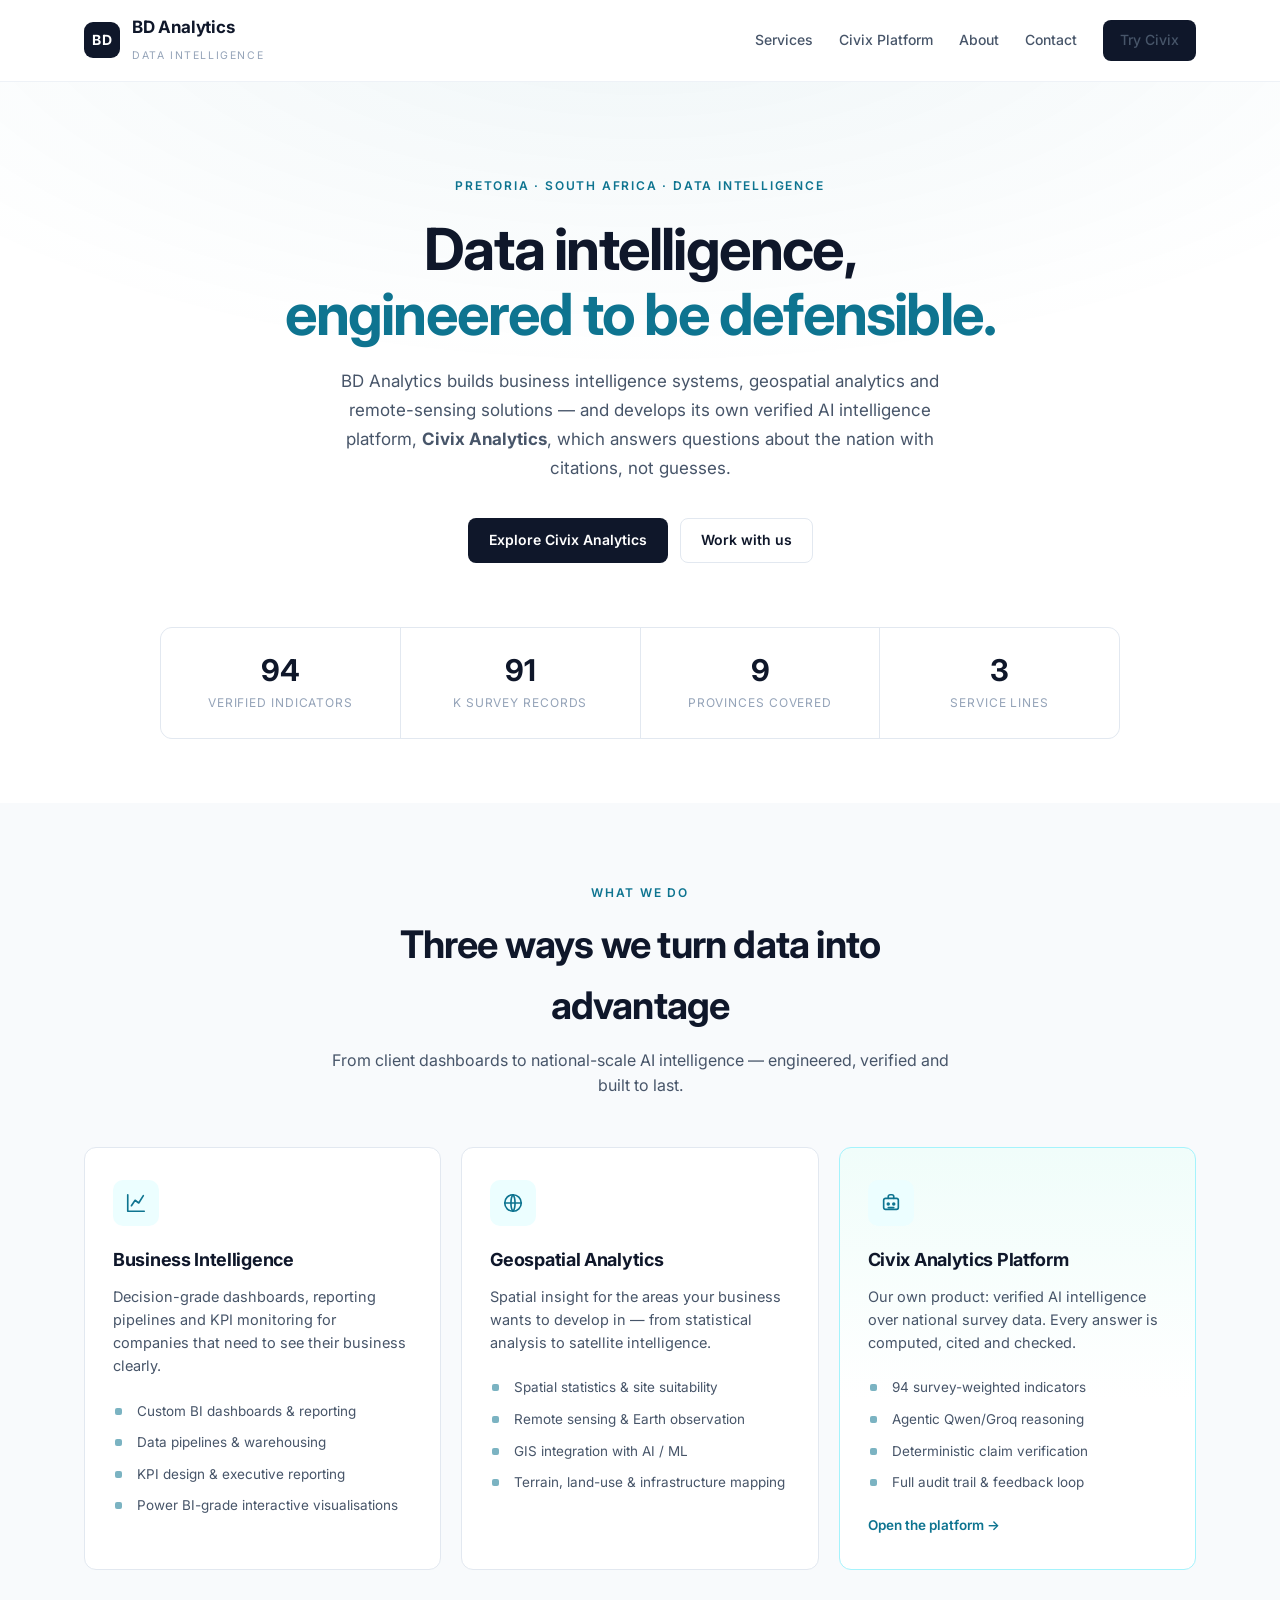
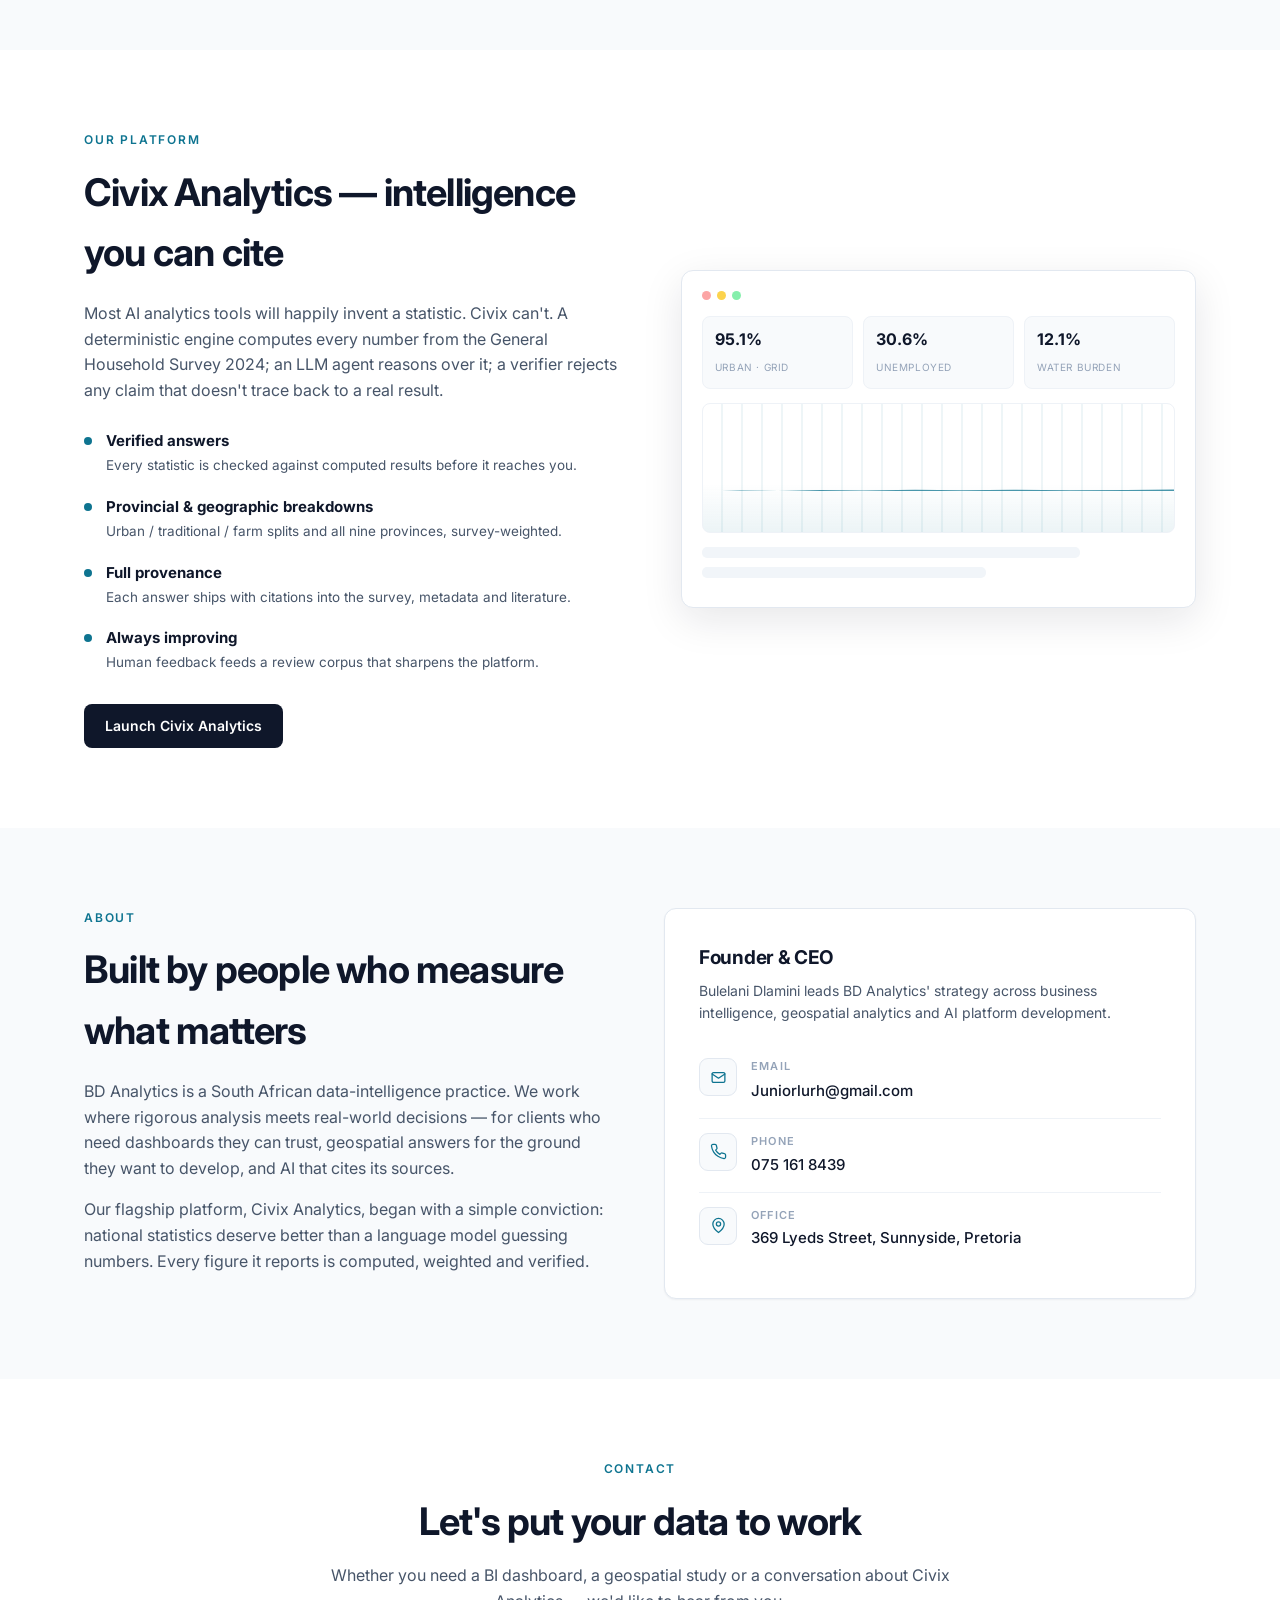
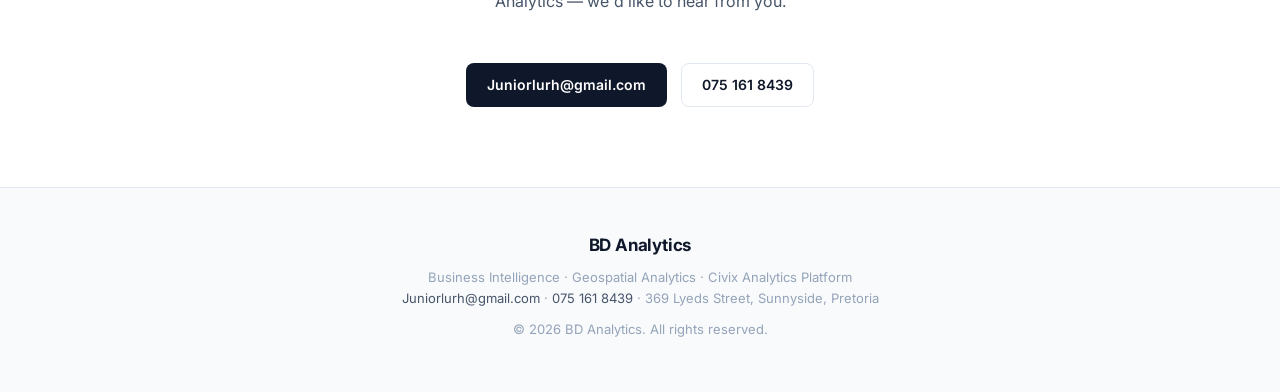
<file: index.html>
<!DOCTYPE html>
<html lang="en">
<head>
<meta charset="UTF-8">
<meta name="viewport" content="width=device-width, initial-scale=1.0">
<title>BD Analytics — Business Intelligence, Geospatial Analytics &amp; AI Platforms</title>
<meta name="description" content="BD Analytics: business intelligence, geospatial analytics and remote sensing, and Civix Analytics — verified AI intelligence on national survey data. Pretoria, South Africa.">
<link rel="preconnect" href="https://fonts.googleapis.com">
<link href="https://fonts.googleapis.com/css2?family=Inter:wght@400;500;600;700&display=swap" rel="stylesheet">
<link rel="stylesheet" href="assets/css/style.css">
<link rel="icon" href="data:image/svg+xml,<svg xmlns='http://www.w3.org/2000/svg' viewBox='0 0 100 100'><rect width='100' height='100' rx='18' fill='%230f172a'/><text x='50' y='67' font-size='44' text-anchor='middle' font-family='Arial' font-weight='bold' fill='white'>BD</text></svg>">
</head>
<body>

<nav class="nav">
  <div class="nav-inner">
    <a class="brand" href="index.html">
      <span class="brand-mark">BD</span>
      <span>
        <span class="brand-name">BD Analytics</span><br>
        <span class="brand-sub">Data Intelligence</span>
      </span>
    </a>
    <div class="nav-links">
      <a href="#services">Services</a>
      <a href="#platform">Civix Platform</a>
      <a href="#about">About</a>
      <a href="#contact">Contact</a>
      <a class="btn btn-primary btn-sm" href="platform.html">Try Civix</a>
    </div>
  </div>
</nav>

<header class="hero">
  <div class="wrap">
    <div class="hero-eyebrow">Pretoria · South Africa · Data Intelligence</div>
    <h1>Data intelligence,<br><span class="accent">engineered to be defensible.</span></h1>
    <p>
      BD Analytics builds business intelligence systems, geospatial analytics
      and remote-sensing solutions — and develops its own verified AI
      intelligence platform, <strong>Civix Analytics</strong>, which answers
      questions about the nation with citations, not guesses.
    </p>
    <div class="hero-ctas">
      <a class="btn btn-primary" href="platform.html">Explore Civix Analytics</a>
      <a class="btn btn-ghost" href="#contact">Work with us</a>
    </div>

    <div class="stats-strip">
      <div class="stat-cell"><div class="stat-num" data-count="94">0</div><div class="stat-label">Verified indicators</div></div>
      <div class="stat-cell"><div class="stat-num" data-count="91">0</div><div class="stat-label">k survey records</div></div>
      <div class="stat-cell"><div class="stat-num" data-count="9">0</div><div class="stat-label">Provinces covered</div></div>
      <div class="stat-cell"><div class="stat-num" data-count="3">0</div><div class="stat-label">Service lines</div></div>
    </div>
  </div>
</header>

<section class="section section-soft" id="services">
  <div class="wrap">
    <div class="section-head reveal">
      <div class="section-tag">What we do</div>
      <h2>Three ways we turn data into advantage</h2>
      <p>From client dashboards to national-scale AI intelligence — engineered, verified and built to last.</p>
    </div>
    <div class="cards">
      <div class="card reveal">
        <div class="card-icon">
          <svg viewBox="0 0 24 24" fill="none" stroke="currentColor" stroke-width="1.8" stroke-linecap="round" stroke-linejoin="round"><path d="M3 3v18h18"/><path d="M7 15l4-6 4 3 5-8"/></svg>
        </div>
        <h3>Business Intelligence</h3>
        <p>Decision-grade dashboards, reporting pipelines and KPI monitoring for companies that need to see their business clearly.</p>
        <ul>
          <li>Custom BI dashboards &amp; reporting</li>
          <li>Data pipelines &amp; warehousing</li>
          <li>KPI design &amp; executive reporting</li>
          <li>Power BI-grade interactive visualisations</li>
        </ul>
      </div>
      <div class="card reveal">
        <div class="card-icon">
          <svg viewBox="0 0 24 24" fill="none" stroke="currentColor" stroke-width="1.8" stroke-linecap="round" stroke-linejoin="round"><circle cx="12" cy="12" r="9"/><path d="M3 12h18M12 3c3 3.5 3 14.5 0 18M12 3c-3 3.5-3 14.5 0 18"/></svg>
        </div>
        <h3>Geospatial Analytics</h3>
        <p>Spatial insight for the areas your business wants to develop in — from statistical analysis to satellite intelligence.</p>
        <ul>
          <li>Spatial statistics &amp; site suitability</li>
          <li>Remote sensing &amp; Earth observation</li>
          <li>GIS integration with AI / ML</li>
          <li>Terrain, land-use &amp; infrastructure mapping</li>
        </ul>
      </div>
      <div class="card featured reveal">
        <div class="card-icon">
          <svg viewBox="0 0 24 24" fill="none" stroke="currentColor" stroke-width="1.8" stroke-linecap="round" stroke-linejoin="round"><rect x="4" y="7" width="16" height="12" rx="2"/><path d="M9 7V5a2 2 0 0 1 2-2h2a2 2 0 0 1 2 2v2"/><circle cx="9" cy="13" r="1" fill="currentColor"/><circle cx="15" cy="13" r="1" fill="currentColor"/><path d="M9 17h6"/></svg>
        </div>
        <h3>Civix Analytics Platform</h3>
        <p>Our own product: verified AI intelligence over national survey data. Every answer is computed, cited and checked.</p>
        <ul>
          <li>94 survey-weighted indicators</li>
          <li>Agentic Qwen/Groq reasoning</li>
          <li>Deterministic claim verification</li>
          <li>Full audit trail &amp; feedback loop</li>
        </ul>
        <a class="card-link" href="platform.html">Open the platform →</a>
      </div>
    </div>
  </div>
</section>

<section class="section" id="platform">
  <div class="wrap">
    <div class="spotlight">
      <div class="reveal">
        <div class="section-tag">Our platform</div>
        <h2>Civix Analytics — intelligence you can cite</h2>
        <p>
          Most AI analytics tools will happily invent a statistic. Civix can't.
          A deterministic engine computes every number from the General
          Household Survey 2024; an LLM agent reasons over it; a verifier
          rejects any claim that doesn't trace back to a real result.
        </p>
        <div class="feature-row"><div class="dot"></div><div><h4>Verified answers</h4><p>Every statistic is checked against computed results before it reaches you.</p></div></div>
        <div class="feature-row"><div class="dot"></div><div><h4>Provincial &amp; geographic breakdowns</h4><p>Urban / traditional / farm splits and all nine provinces, survey-weighted.</p></div></div>
        <div class="feature-row"><div class="dot"></div><div><h4>Full provenance</h4><p>Each answer ships with citations into the survey, metadata and literature.</p></div></div>
        <div class="feature-row"><div class="dot"></div><div><h4>Always improving</h4><p>Human feedback feeds a review corpus that sharpens the platform.</p></div></div>
        <div style="margin-top:30px;">
          <a class="btn btn-primary" href="platform.html">Launch Civix Analytics</a>
        </div>
      </div>
      <div class="mock reveal">
        <div class="mock-bar"><span></span><span></span><span></span></div>
        <div class="mock-kpis">
          <div class="mock-kpi"><b>95.1%</b><span>Urban · grid</span></div>
          <div class="mock-kpi"><b>30.6%</b><span>Unemployed</span></div>
          <div class="mock-kpi"><b>12.1%</b><span>Water burden</span></div>
        </div>
        <div class="mock-chart"></div>
        <div class="mock-line w80" style="margin-top:14px;"></div>
        <div class="mock-line w60"></div>
      </div>
    </div>
  </div>
</section>

<section class="section section-soft" id="about">
  <div class="wrap">
    <div class="about-grid">
      <div class="reveal">
        <div class="section-tag">About</div>
        <h2 style="font-size:clamp(26px,3.4vw,38px);font-weight:700;letter-spacing:-0.8px;margin-bottom:18px;">
          Built by people who measure what matters
        </h2>
        <p style="color:var(--text-dim);margin-bottom:16px;">
          BD Analytics is a South African data-intelligence practice. We work
          where rigorous analysis meets real-world decisions — for clients
          who need dashboards they can trust, geospatial answers for the
          ground they want to develop, and AI that cites its sources.
        </p>
        <p style="color:var(--text-dim);">
          Our flagship platform, Civix Analytics, began with a simple
          conviction: national statistics deserve better than a language
          model guessing numbers. Every figure it reports is computed,
          weighted and verified.
        </p>
      </div>
      <div class="contact-card reveal">
        <h3>Founder &amp; CEO</h3>
        <p>
          Bulelani Dlamini leads BD Analytics' strategy across business
          intelligence, geospatial analytics and AI platform development.
        </p>
        <div class="contact-item">
          <div class="ico">
            <svg viewBox="0 0 24 24" fill="none" stroke="currentColor" stroke-width="1.8" stroke-linecap="round" stroke-linejoin="round"><rect x="3" y="5" width="18" height="14" rx="2"/><path d="m3 7 9 6 9-6"/></svg>
          </div>
          <div><h4>Email</h4><a href="mailto:Juniorlurh@gmail.com">Juniorlurh@gmail.com</a></div>
        </div>
        <div class="contact-item">
          <div class="ico">
            <svg viewBox="0 0 24 24" fill="none" stroke="currentColor" stroke-width="1.8" stroke-linecap="round" stroke-linejoin="round"><path d="M22 16.9v3a2 2 0 0 1-2.2 2 19.8 19.8 0 0 1-8.6-3.1 19.5 19.5 0 0 1-6-6A19.8 19.8 0 0 1 2.1 4.2 2 2 0 0 1 4.1 2h3a2 2 0 0 1 2 1.7c.1 1 .4 2 .7 2.9a2 2 0 0 1-.5 2.1L8 10a16 16 0 0 0 6 6l1.3-1.3a2 2 0 0 1 2.1-.5c.9.3 1.9.6 2.9.7a2 2 0 0 1 1.7 2z"/></svg>
          </div>
          <div><h4>Phone</h4><a href="tel:+27751618439">075 161 8439</a></div>
        </div>
        <div class="contact-item">
          <div class="ico">
            <svg viewBox="0 0 24 24" fill="none" stroke="currentColor" stroke-width="1.8" stroke-linecap="round" stroke-linejoin="round"><path d="M20 10c0 6-8 12-8 12s-8-6-8-12a8 8 0 0 1 16 0z"/><circle cx="12" cy="10" r="3"/></svg>
          </div>
          <div><h4>Office</h4><p>369 Lyeds Street, Sunnyside, Pretoria</p></div>
        </div>
      </div>
    </div>
  </div>
</section>

<section class="section" id="contact">
  <div class="wrap">
    <div class="section-head reveal">
      <div class="section-tag">Contact</div>
      <h2>Let's put your data to work</h2>
      <p>Whether you need a BI dashboard, a geospatial study or a conversation about Civix Analytics — we'd like to hear from you.</p>
    </div>
    <div style="text-align:center;" class="reveal">
      <a class="btn btn-primary" href="mailto:Juniorlurh@gmail.com?subject=BD%20Analytics%20enquiry">Juniorlurh@gmail.com</a>
      <a class="btn btn-ghost" href="tel:+27751618439" style="margin-left:10px;">075 161 8439</a>
    </div>
  </div>
</section>

<footer class="footer">
  <div class="wrap">
    <div class="brand-name" style="margin-bottom:8px;">BD Analytics</div>
    Business Intelligence · Geospatial Analytics · Civix Analytics Platform<br>
    <a href="mailto:Juniorlurh@gmail.com">Juniorlurh@gmail.com</a> · <a href="tel:+27751618439">075 161 8439</a> · 369 Lyeds Street, Sunnyside, Pretoria<br>
    <span style="margin-top:10px;display:inline-block;">© <span id="year"></span> BD Analytics. All rights reserved.</span>
  </div>
</footer>

<script src="config.js"></script>
<script src="assets/js/main.js"></script>
</body>
</html>
</file>
<file: assets/css/style.css>
/* ============================================================
   BD Analytics — design system (light, professional)
   ============================================================ */

:root {
  --bg: #ffffff;
  --bg-soft: #f8fafc;
  --bg-tint: #f1f5f9;
  --panel: #ffffff;
  --panel-2: #f8fafc;
  --border: #e2e8f0;
  --border-soft: #eef2f7;
  --text: #0f172a;
  --text-dim: #475569;
  --text-faint: #94a3b8;
  --accent: #0e7490;
  --accent-dark: #155e75;
  --accent-soft: #ecfeff;
  --indigo: #4f46e5;
  --indigo-soft: #eef2ff;
  --green: #059669;
  --amber: #d97706;
  --red: #dc2626;
  --radius: 12px;
  --radius-sm: 8px;
  --shadow-sm: 0 1px 2px rgba(15, 23, 42, 0.05);
  --shadow: 0 4px 16px rgba(15, 23, 42, 0.07);
  --shadow-lg: 0 12px 40px rgba(15, 23, 42, 0.1);
  --font: "Inter", "Segoe UI", system-ui, sans-serif;
  --font-display: "Inter", "Segoe UI", system-ui, sans-serif;
  --mono: "JetBrains Mono", "Cascadia Code", Consolas, monospace;
}

* { margin: 0; padding: 0; box-sizing: border-box; }

html { scroll-behavior: smooth; }

body {
  font-family: var(--font);
  background: var(--bg);
  color: var(--text);
  line-height: 1.6;
  -webkit-font-smoothing: antialiased;
}

::selection { background: rgba(14, 116, 144, 0.15); }

.wrap { max-width: 1160px; margin: 0 auto; padding: 0 24px; position: relative; }

/* ---------------- nav ---------------- */
.nav {
  position: sticky; top: 0; z-index: 50;
  background: rgba(255, 255, 255, 0.9);
  backdrop-filter: blur(12px);
  border-bottom: 1px solid var(--border-soft);
}
.nav-inner {
  max-width: 1160px; margin: 0 auto; padding: 14px 24px;
  display: flex; align-items: center; justify-content: space-between;
}
.brand { display: flex; align-items: center; gap: 12px; text-decoration: none; color: var(--text); }
.brand-mark {
  width: 36px; height: 36px; border-radius: 9px;
  background: var(--text);
  display: grid; place-items: center;
  font-weight: 700; font-size: 14px; color: #fff; letter-spacing: 0.5px;
}
.brand-name { font-weight: 700; font-size: 17px; letter-spacing: -0.2px; }
.brand-sub { font-size: 10.5px; color: var(--text-faint); letter-spacing: 1.6px; text-transform: uppercase; }
.nav-links { display: flex; gap: 26px; align-items: center; }
.nav-links a {
  color: var(--text-dim); text-decoration: none; font-size: 14px; font-weight: 500;
  transition: color 0.2s;
}
.nav-links a:hover { color: var(--accent); }
.btn {
  display: inline-flex; align-items: center; gap: 8px;
  padding: 10px 20px; border-radius: 8px; font-weight: 600; font-size: 14px;
  text-decoration: none; border: 1px solid transparent; cursor: pointer;
  transition: all 0.18s ease; font-family: var(--font);
}
.btn:active { transform: translateY(1px); }
.btn-primary {
  background: var(--text);
  color: #fff;
}
.btn-primary:hover { background: #1e293b; box-shadow: var(--shadow); }
.btn-accent {
  background: var(--accent);
  color: #fff;
}
.btn-accent:hover { background: var(--accent-dark); }
.btn-ghost { border-color: var(--border); color: var(--text); background: #fff; }
.btn-ghost:hover { border-color: var(--text-dim); }
.btn-sm { padding: 8px 16px; font-size: 13px; }

/* ---------------- hero ---------------- */
.hero {
  padding: 90px 0 64px; text-align: center;
  background:
    radial-gradient(ellipse 70% 55% at 50% -15%, rgba(14, 116, 144, 0.07), transparent),
    var(--bg);
}
.hero-eyebrow {
  display: inline-block;
  font-size: 12px; font-weight: 600; letter-spacing: 1.8px; text-transform: uppercase;
  color: var(--accent); margin-bottom: 22px;
}
.hero h1 {
  font-size: clamp(36px, 5.4vw, 58px); line-height: 1.12; font-weight: 700;
  letter-spacing: -1.8px; color: var(--text); margin-bottom: 20px;
}
.hero h1 .accent { color: var(--accent); }
.hero p {
  max-width: 620px; margin: 0 auto 36px; color: var(--text-dim);
  font-size: 17px; line-height: 1.7;
}
.hero-ctas { display: flex; gap: 12px; justify-content: center; flex-wrap: wrap; }

/* stats strip */
.stats-strip {
  display: grid; grid-template-columns: repeat(auto-fit, minmax(170px, 1fr));
  gap: 1px; background: var(--border); border: 1px solid var(--border);
  border-radius: var(--radius); overflow: hidden; margin: 64px auto 0; max-width: 960px;
}
.stat-cell { background: #fff; padding: 26px 20px; text-align: center; }
.stat-num {
  font-size: 30px; font-weight: 700; color: var(--text); line-height: 1.1;
  letter-spacing: -0.5px;
}
.stat-label { font-size: 12px; color: var(--text-faint); text-transform: uppercase; letter-spacing: 0.9px; margin-top: 6px; }

/* ---------------- sections ---------------- */
.section { padding: 80px 0; }
.section-soft { background: var(--bg-soft); }
.section-head { text-align: center; max-width: 640px; margin: 0 auto 48px; }
.section-tag {
  font-size: 12px; font-weight: 600; letter-spacing: 1.8px; text-transform: uppercase;
  color: var(--accent); margin-bottom: 12px;
}
.section-head h2 {
  font-size: clamp(26px, 3.6vw, 38px); font-weight: 700;
  letter-spacing: -0.8px; color: var(--text); margin-bottom: 12px;
}
.section-head p { color: var(--text-dim); font-size: 16px; }

/* service cards */
.cards { display: grid; grid-template-columns: repeat(auto-fit, minmax(300px, 1fr)); gap: 20px; }
.card {
  background: #fff; border: 1px solid var(--border); border-radius: var(--radius);
  padding: 32px 28px; position: relative;
  transition: box-shadow 0.25s, transform 0.25s, border-color 0.25s;
}
.card:hover { box-shadow: var(--shadow-lg); transform: translateY(-3px); border-color: #cbd5e1; }
.card-icon {
  width: 46px; height: 46px; border-radius: 10px; margin-bottom: 20px;
  display: grid; place-items: center;
  background: var(--accent-soft); color: var(--accent);
}
.card-icon svg { width: 22px; height: 22px; }
.card h3 { font-size: 18px; font-weight: 700; letter-spacing: -0.3px; margin-bottom: 10px; color: var(--text); }
.card p { color: var(--text-dim); font-size: 14.5px; margin-bottom: 18px; }
.card ul { list-style: none; }
.card li {
  color: var(--text-dim); font-size: 13.5px; padding: 5px 0 5px 24px; position: relative;
}
.card li::before {
  content: ""; position: absolute; left: 2px; top: 12px;
  width: 7px; height: 7px; border-radius: 2px;
  background: var(--accent); opacity: 0.55;
}
.card .card-link {
  display: inline-block; margin-top: 16px;
  color: var(--accent); font-size: 13.5px; font-weight: 600; text-decoration: none;
}
.card .card-link:hover { color: var(--accent-dark); text-decoration: underline; }
.card.featured { border-color: #a5f3fc; background: linear-gradient(180deg, #f0fdfa 0%, #fff 60%); }

/* platform spotlight */
.spotlight { display: grid; grid-template-columns: 1.05fr 1fr; gap: 56px; align-items: center; }
.spotlight h2 {
  font-size: clamp(26px, 3.4vw, 38px); font-weight: 700;
  letter-spacing: -0.8px; margin-bottom: 18px; color: var(--text);
}
.spotlight > div > p { color: var(--text-dim); font-size: 16px; margin-bottom: 26px; }
.feature-row { display: flex; gap: 14px; margin-bottom: 18px; align-items: flex-start; }
.feature-row .dot {
  width: 8px; height: 8px; border-radius: 50%; background: var(--accent);
  margin-top: 8px; flex-shrink: 0;
}
.feature-row h4 { font-size: 15px; margin-bottom: 2px; color: var(--text); }
.feature-row p { color: var(--text-dim); font-size: 13.5px; }

/* dashboard mock */
.mock {
  background: #fff; border: 1px solid var(--border); border-radius: var(--radius);
  padding: 20px; box-shadow: var(--shadow-lg);
}
.mock-bar { display: flex; gap: 6px; margin-bottom: 16px; }
.mock-bar span { width: 9px; height: 9px; border-radius: 50%; background: var(--border); }
.mock-bar span:nth-child(1) { background: #fca5a5; }
.mock-bar span:nth-child(2) { background: #fcd34d; }
.mock-bar span:nth-child(3) { background: #86efac; }
.mock-line {
  height: 11px; border-radius: 5px; margin-bottom: 9px;
  background: var(--bg-tint);
}
.mock-line.w60 { width: 60%; } .mock-line.w80 { width: 80%; } .mock-line.w40 { width: 40%; }
.mock-chart {
  height: 130px; margin-top: 14px; border-radius: 8px;
  background:
    linear-gradient(180deg, transparent 62%, rgba(14,116,144,0.08)),
    repeating-linear-gradient(90deg, transparent 0 18px, rgba(14,116,144,0.07) 18px 20px);
  border: 1px solid var(--border-soft); position: relative; overflow: hidden;
}
.mock-chart::after {
  content: ""; position: absolute; left: 0; right: 0; bottom: 32%;
  height: 2px; background: var(--accent); opacity: 0.75;
  clip-path: polygon(0 100%, 8% 60%, 16% 75%, 25% 30%, 34% 55%, 45% 20%, 55% 45%, 66% 15%, 78% 40%, 90% 25%, 100% 10%, 100% 100%, 0 100%);
}
.mock-kpis { display: grid; grid-template-columns: repeat(3, 1fr); gap: 10px; margin-bottom: 14px; }
.mock-kpi { background: var(--bg-soft); border: 1px solid var(--border-soft); border-radius: 8px; padding: 10px 12px; }
.mock-kpi b { display: block; font-size: 16px; color: var(--text); }
.mock-kpi span { font-size: 10px; color: var(--text-faint); text-transform: uppercase; letter-spacing: 0.6px; }

/* about / contact */
.about-grid { display: grid; grid-template-columns: 1fr 1fr; gap: 48px; align-items: start; }
.contact-card {
  background: #fff; border: 1px solid var(--border);
  border-radius: var(--radius); padding: 34px; box-shadow: var(--shadow-sm);
}
.contact-card h3 { font-size: 19px; font-weight: 700; letter-spacing: -0.3px; margin-bottom: 6px; }
.contact-card > p { color: var(--text-dim); font-size: 14px; margin-bottom: 20px; }
.contact-item { display: flex; gap: 14px; padding: 14px 0; border-bottom: 1px solid var(--border-soft); }
.contact-item:last-child { border-bottom: none; }
.contact-item .ico {
  width: 38px; height: 38px; border-radius: 9px; flex-shrink: 0;
  background: var(--bg-soft); border: 1px solid var(--border);
  display: grid; place-items: center; color: var(--accent);
}
.contact-item .ico svg { width: 17px; height: 17px; }
.contact-item h4 { font-size: 11px; text-transform: uppercase; letter-spacing: 1.2px; color: var(--text-faint); margin-bottom: 2px; font-weight: 600; }
.contact-item p, .contact-item a { color: var(--text); font-size: 15px; text-decoration: none; font-weight: 500; }
.contact-item a:hover { color: var(--accent); }

/* footer */
.footer {
  border-top: 1px solid var(--border); padding: 44px 0 52px;
  background: var(--bg-soft); color: var(--text-faint); font-size: 13px; text-align: center;
}
.footer .brand-name { color: var(--text); font-weight: 700; }
.footer a { color: var(--text-dim); text-decoration: none; }
.footer a:hover { color: var(--accent); }

/* reveal animation */
.reveal { opacity: 0; transform: translateY(20px); transition: opacity 0.6s ease, transform 0.6s ease; }
.reveal.visible { opacity: 1; transform: none; }

@media (max-width: 860px) {
  .spotlight, .about-grid { grid-template-columns: 1fr; gap: 32px; }
  .nav-links { gap: 14px; }
  .nav-links a:not(.btn) { display: none; }
  .hero { padding: 60px 0 48px; }
}
</file>
